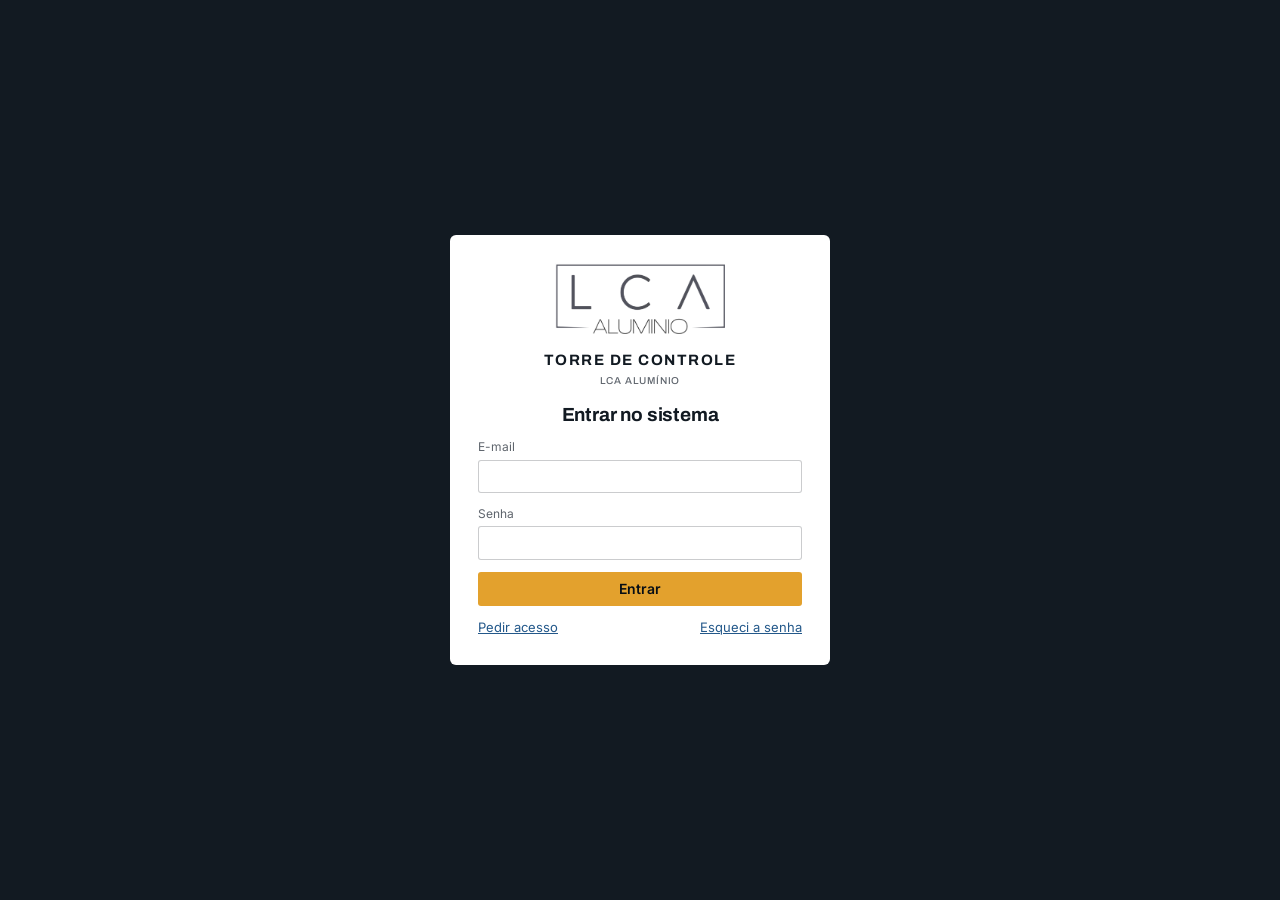
<file: index.html>
<!doctype html>
<html lang="pt-BR">
  <head>
    <meta charset="UTF-8" />
    <meta name="viewport" content="width=device-width, initial-scale=1" />
    <meta name="robots" content="noindex, nofollow" />
    <title>Torre de Controle</title>
    <link rel="icon" href="./favicon.png" />
    <link rel="preconnect" href="https://fonts.googleapis.com" />
    <link href="https://fonts.googleapis.com/css2?family=Archivo:wght@500;600;700&family=Inter:wght@400;500;600&display=swap" rel="stylesheet" />
    <script type="module" crossorigin src="./assets/index-27YmCThx.js"></script>
    <link rel="modulepreload" crossorigin href="./assets/rolldown-runtime-pP25SEvz.js">
    <link rel="modulepreload" crossorigin href="./assets/react-DAvzVsIh.js">
    <link rel="modulepreload" crossorigin href="./assets/mapa-C_QrXLdM.js">
    <link rel="modulepreload" crossorigin href="./assets/supabase-1yby8ldT.js">
    <link rel="stylesheet" crossorigin href="./assets/mapa-vh-t_kPv.css">
    <link rel="stylesheet" crossorigin href="./assets/index-BzJxBX2Z.css">
  </head>
  <body>
    <div id="root"></div>
  </body>
</html>
</file>
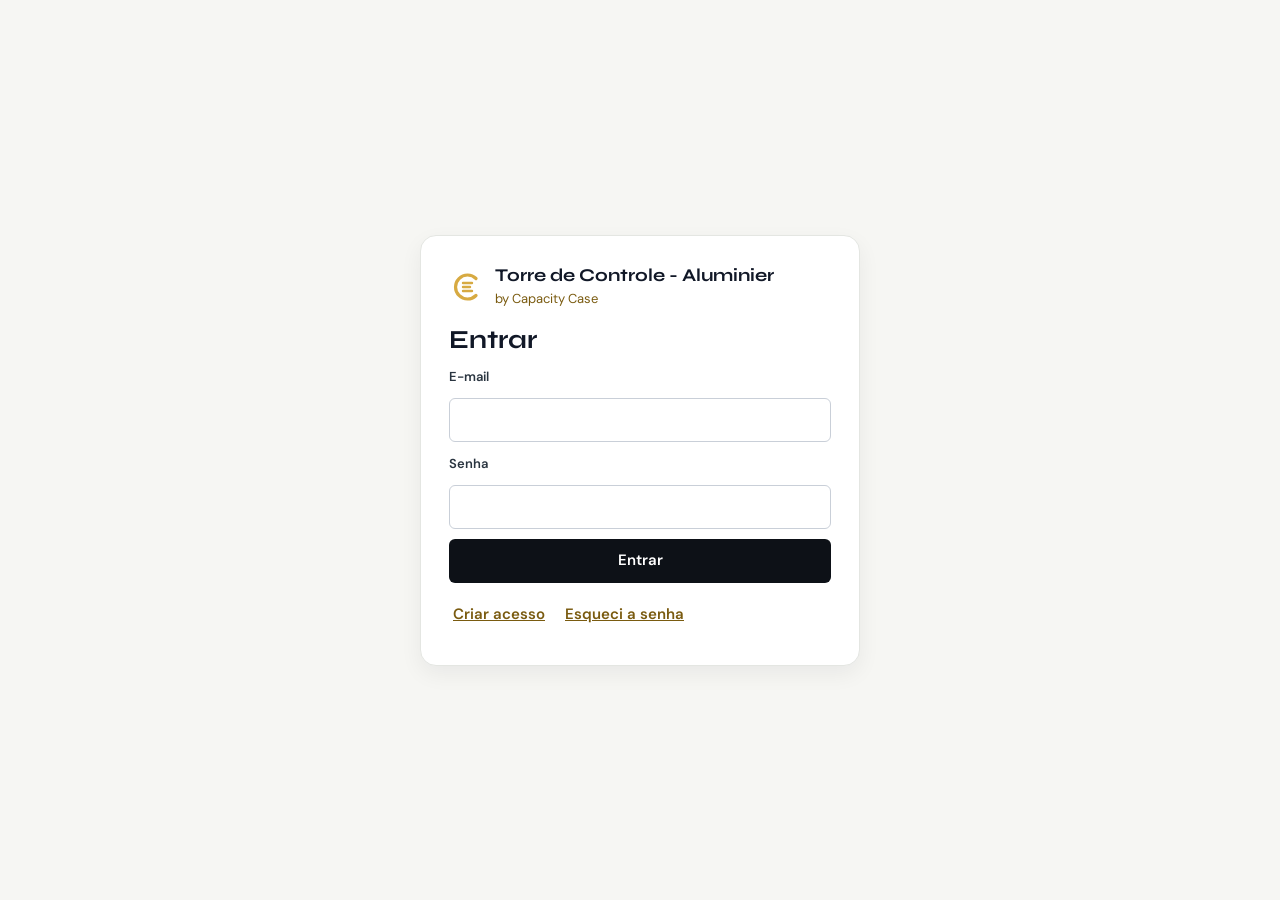
<file: aluminier/index.html>
<!doctype html>
<html lang="pt-BR">
<head>
<meta charset="utf-8">
<meta name="viewport" content="width=device-width, initial-scale=1">
<title>Torre de Controle - Aluminier</title>
<meta name="robots" content="noindex">
<link rel="preconnect" href="https://fonts.googleapis.com">
<link rel="stylesheet" href="https://fonts.googleapis.com/css2?family=Syne:wght@600;700;800&family=DM+Sans:opsz,wght@9..40,400;9..40,500;9..40,600&family=JetBrains+Mono:wght@500&display=swap">
<link rel="stylesheet" href="./estilo.css?v=20261125174846">
<script src="./vendor/supabase.js?v=20261125174846"></script>
</head>
<body>
<div id="app"><div class="centro">Carregando…</div></div>
<noscript>Este sistema precisa de JavaScript ligado.</noscript>
<script type="module" src="./app.js?v=20261125174846"></script>
</body>
</html>
</file>
<file: assets/mapa-vh-t_kPv.css>
.leaflet-pane,.leaflet-tile,.leaflet-marker-icon,.leaflet-marker-shadow,.leaflet-tile-container,.leaflet-pane>svg,.leaflet-pane>canvas,.leaflet-zoom-box,.leaflet-image-layer,.leaflet-layer{position:absolute;top:0;left:0}.leaflet-container{overflow:hidden}.leaflet-tile,.leaflet-marker-icon,.leaflet-marker-shadow{-webkit-user-select:none;user-select:none;-webkit-user-drag:none}.leaflet-tile::selection{background:0 0}.leaflet-safari .leaflet-tile{image-rendering:-webkit-optimize-contrast}.leaflet-safari .leaflet-tile-container{-webkit-transform-origin:0 0;width:1600px;height:1600px}.leaflet-marker-icon,.leaflet-marker-shadow{display:block}.leaflet-container .leaflet-overlay-pane svg{max-width:none!important;max-height:none!important}.leaflet-container .leaflet-marker-pane img,.leaflet-container .leaflet-shadow-pane img,.leaflet-container .leaflet-tile-pane img,.leaflet-container img.leaflet-image-layer,.leaflet-container .leaflet-tile{width:auto;padding:0;max-width:none!important;max-height:none!important}.leaflet-container img.leaflet-tile{mix-blend-mode:plus-lighter}.leaflet-container.leaflet-touch-zoom{-ms-touch-action:pan-x pan-y;touch-action:pan-x pan-y}.leaflet-container.leaflet-touch-drag{-ms-touch-action:pinch-zoom;touch-action:none;touch-action:pinch-zoom}.leaflet-container.leaflet-touch-drag.leaflet-touch-zoom{-ms-touch-action:none;touch-action:none}.leaflet-container{-webkit-tap-highlight-color:transparent}.leaflet-container a{-webkit-tap-highlight-color:#33b5e566}.leaflet-tile{filter:inherit;visibility:hidden}.leaflet-tile-loaded{visibility:inherit}.leaflet-zoom-box{box-sizing:border-box;z-index:800;width:0;height:0}.leaflet-overlay-pane svg{-moz-user-select:none}.leaflet-pane{z-index:400}.leaflet-tile-pane{z-index:200}.leaflet-overlay-pane{z-index:400}.leaflet-shadow-pane{z-index:500}.leaflet-marker-pane{z-index:600}.leaflet-tooltip-pane{z-index:650}.leaflet-popup-pane{z-index:700}.leaflet-map-pane canvas{z-index:100}.leaflet-map-pane svg{z-index:200}.leaflet-vml-shape{width:1px;height:1px}.lvml{behavior:url(#default#VML);display:inline-block;position:absolute}.leaflet-control{z-index:800;pointer-events:visiblePainted;pointer-events:auto;position:relative}.leaflet-top,.leaflet-bottom{z-index:1000;pointer-events:none;position:absolute}.leaflet-top{top:0}.leaflet-right{right:0}.leaflet-bottom{bottom:0}.leaflet-left{left:0}.leaflet-control{float:left;clear:both}.leaflet-right .leaflet-control{float:right}.leaflet-top .leaflet-control{margin-top:10px}.leaflet-bottom .leaflet-control{margin-bottom:10px}.leaflet-left .leaflet-control{margin-left:10px}.leaflet-right .leaflet-control{margin-right:10px}.leaflet-fade-anim .leaflet-popup{opacity:0;transition:opacity .2s linear}.leaflet-fade-anim .leaflet-map-pane .leaflet-popup{opacity:1}.leaflet-zoom-animated{transform-origin:0 0}svg.leaflet-zoom-animated{will-change:transform}.leaflet-zoom-anim .leaflet-zoom-animated{-webkit-transition:-webkit-transform .25s cubic-bezier(0,0,.25,1);-moz-transition:-moz-transform .25s cubic-bezier(0,0,.25,1);transition:transform .25s cubic-bezier(0,0,.25,1)}.leaflet-zoom-anim .leaflet-tile,.leaflet-pan-anim .leaflet-tile{transition:none}.leaflet-zoom-anim .leaflet-zoom-hide{visibility:hidden}.leaflet-interactive{cursor:pointer}.leaflet-grab{cursor:-webkit-grab;cursor:-moz-grab;cursor:grab}.leaflet-crosshair,.leaflet-crosshair .leaflet-interactive{cursor:crosshair}.leaflet-popup-pane,.leaflet-control{cursor:auto}.leaflet-dragging .leaflet-grab,.leaflet-dragging .leaflet-grab .leaflet-interactive,.leaflet-dragging .leaflet-marker-draggable{cursor:move;cursor:-webkit-grabbing;cursor:-moz-grabbing;cursor:grabbing}.leaflet-marker-icon,.leaflet-marker-shadow,.leaflet-image-layer,.leaflet-pane>svg path,.leaflet-tile-container{pointer-events:none}.leaflet-marker-icon.leaflet-interactive,.leaflet-image-layer.leaflet-interactive,.leaflet-pane>svg path.leaflet-interactive,svg.leaflet-image-layer.leaflet-interactive path{pointer-events:visiblePainted;pointer-events:auto}.leaflet-container{outline-offset:1px;background:#ddd}.leaflet-container a{color:#0078a8}.leaflet-zoom-box{background:#ffffff80;border:2px dotted #38f}.leaflet-container{font-family:Helvetica Neue,Arial,Helvetica,sans-serif;font-size:.75rem;line-height:1.5}.leaflet-bar{border-radius:4px;box-shadow:0 1px 5px #000000a6}.leaflet-bar a{text-align:center;color:#000;background-color:#fff;border-bottom:1px solid #ccc;width:26px;height:26px;line-height:26px;text-decoration:none;display:block}.leaflet-bar a,.leaflet-control-layers-toggle{background-position:50%;background-repeat:no-repeat;display:block}.leaflet-bar a:hover,.leaflet-bar a:focus{background-color:#f4f4f4}.leaflet-bar a:first-child{border-top-left-radius:4px;border-top-right-radius:4px}.leaflet-bar a:last-child{border-bottom:none;border-bottom-right-radius:4px;border-bottom-left-radius:4px}.leaflet-bar a.leaflet-disabled{cursor:default;color:#bbb;background-color:#f4f4f4}.leaflet-touch .leaflet-bar a{width:30px;height:30px;line-height:30px}.leaflet-touch .leaflet-bar a:first-child{border-top-left-radius:2px;border-top-right-radius:2px}.leaflet-touch .leaflet-bar a:last-child{border-bottom-right-radius:2px;border-bottom-left-radius:2px}.leaflet-control-zoom-in,.leaflet-control-zoom-out{text-indent:1px;font:700 18px Lucida Console,Monaco,monospace}.leaflet-touch .leaflet-control-zoom-in,.leaflet-touch .leaflet-control-zoom-out{font-size:22px}.leaflet-control-layers{background:#fff;border-radius:5px;box-shadow:0 1px 5px #0006}.leaflet-control-layers-toggle{background-image:url([data-uri]);width:36px;height:36px}.leaflet-retina .leaflet-control-layers-toggle{background-image:url([data-uri]);background-size:26px 26px}.leaflet-touch .leaflet-control-layers-toggle{width:44px;height:44px}.leaflet-control-layers .leaflet-control-layers-list,.leaflet-control-layers-expanded .leaflet-control-layers-toggle{display:none}.leaflet-control-layers-expanded .leaflet-control-layers-list{display:block;position:relative}.leaflet-control-layers-expanded{color:#333;background:#fff;padding:6px 10px 6px 6px}.leaflet-control-layers-scrollbar{padding-right:5px;overflow:hidden scroll}.leaflet-control-layers-selector{margin-top:2px;position:relative;top:1px}.leaflet-control-layers label{font-size:1.08333em;display:block}.leaflet-control-layers-separator{border-top:1px solid #ddd;height:0;margin:5px -10px 5px -6px}.leaflet-default-icon-path{background-image:url([data-uri])}.leaflet-container .leaflet-control-attribution{background:#fffc;margin:0}.leaflet-control-attribution,.leaflet-control-scale-line{color:#333;padding:0 5px;line-height:1.4}.leaflet-control-attribution a{text-decoration:none}.leaflet-control-attribution a:hover,.leaflet-control-attribution a:focus{text-decoration:underline}.leaflet-attribution-flag{width:1em;height:.6669em;vertical-align:baseline!important;display:inline!important}.leaflet-left .leaflet-control-scale{margin-left:5px}.leaflet-bottom .leaflet-control-scale{margin-bottom:5px}.leaflet-control-scale-line{white-space:nowrap;box-sizing:border-box;text-shadow:1px 1px #fff;background:#fffc;border:2px solid #777;border-top:none;padding:2px 5px 1px;line-height:1.1}.leaflet-control-scale-line:not(:first-child){border-top:2px solid #777;border-bottom:none;margin-top:-2px}.leaflet-control-scale-line:not(:first-child):not(:last-child){border-bottom:2px solid #777}.leaflet-touch .leaflet-control-attribution,.leaflet-touch .leaflet-control-layers,.leaflet-touch .leaflet-bar{box-shadow:none}.leaflet-touch .leaflet-control-layers,.leaflet-touch .leaflet-bar{background-clip:padding-box;border:2px solid #0003}.leaflet-popup{text-align:center;margin-bottom:20px;position:absolute}.leaflet-popup-content-wrapper{text-align:left;border-radius:12px;padding:1px}.leaflet-popup-content{min-height:1px;margin:13px 24px 13px 20px;font-size:1.08333em;line-height:1.3}.leaflet-popup-content p{margin:1.3em 0}.leaflet-popup-tip-container{pointer-events:none;width:40px;height:20px;margin-top:-1px;margin-left:-20px;position:absolute;left:50%;overflow:hidden}.leaflet-popup-tip{pointer-events:auto;width:17px;height:17px;margin:-10px auto 0;padding:1px;transform:rotate(45deg)}.leaflet-popup-content-wrapper,.leaflet-popup-tip{color:#333;background:#fff;box-shadow:0 3px 14px #0006}.leaflet-container a.leaflet-popup-close-button{text-align:center;color:#757575;background:0 0;border:none;width:24px;height:24px;font:16px/24px Tahoma,Verdana,sans-serif;text-decoration:none;position:absolute;top:0;right:0}.leaflet-container a.leaflet-popup-close-button:hover,.leaflet-container a.leaflet-popup-close-button:focus{color:#585858}.leaflet-popup-scrolled{overflow:auto}.leaflet-oldie .leaflet-popup-content-wrapper{-ms-zoom:1}.leaflet-oldie .leaflet-popup-tip{-ms-filter:"progid:DXImageTransform.Microsoft.Matrix(M11=0.70710678, M12=0.70710678, M21=-0.70710678, M22=0.70710678)";width:24px;filter:progid:DXImageTransform.Microsoft.Matrix(M11=.707107, M12=.707107, M21=-.707107, M22=.707107);margin:0 auto}.leaflet-oldie .leaflet-control-zoom,.leaflet-oldie .leaflet-control-layers,.leaflet-oldie .leaflet-popup-content-wrapper,.leaflet-oldie .leaflet-popup-tip{border:1px solid #999}.leaflet-div-icon{background:#fff;border:1px solid #666}.leaflet-tooltip{color:#222;white-space:nowrap;-webkit-user-select:none;user-select:none;pointer-events:none;background-color:#fff;border:1px solid #fff;border-radius:3px;padding:6px;position:absolute;box-shadow:0 1px 3px #0006}.leaflet-tooltip.leaflet-interactive{cursor:pointer;pointer-events:auto}.leaflet-tooltip-top:before,.leaflet-tooltip-bottom:before,.leaflet-tooltip-left:before,.leaflet-tooltip-right:before{pointer-events:none;content:"";background:0 0;border:6px solid #0000;position:absolute}.leaflet-tooltip-bottom{margin-top:6px}.leaflet-tooltip-top{margin-top:-6px}.leaflet-tooltip-bottom:before,.leaflet-tooltip-top:before{margin-left:-6px;left:50%}.leaflet-tooltip-top:before{border-top-color:#fff;margin-bottom:-12px;bottom:0}.leaflet-tooltip-bottom:before{border-bottom-color:#fff;margin-top:-12px;margin-left:-6px;top:0}.leaflet-tooltip-left{margin-left:-6px}.leaflet-tooltip-right{margin-left:6px}.leaflet-tooltip-left:before,.leaflet-tooltip-right:before{margin-top:-6px;top:50%}.leaflet-tooltip-left:before{border-left-color:#fff;margin-right:-12px;right:0}.leaflet-tooltip-right:before{border-right-color:#fff;margin-left:-12px;left:0}@media print{.leaflet-control{-webkit-print-color-adjust:exact;print-color-adjust:exact}}
</file>
<file: assets/index-BzJxBX2Z.css>
:root{--ink:oklch(21.3% .021 250);--ink-2:oklch(26.3% .021 250);--ink-3:oklch(16% .018 250);--paper:oklch(96.5% .005 95);--card:oklch(100% 0 0);--amber:oklch(75.5% .145 76);--amber-soft:oklch(83% .13 82);--amber-tint:oklch(95% .045 85);--on-ink:oklch(98.5% .002 250);--on-ink-muted:oklch(78% .012 250);--fg:oklch(21.3% .021 250);--muted:oklch(50.5% .014 250);--line:oklch(21.3% .021 250/.12);--line-strong:oklch(21.3% .021 250/.22);--secondary:oklch(93% .004 95);--good:oklch(55% .12 155);--bad:oklch(57.7% .2 27);--radius:3px;--font:Inter, ui-sans-serif, system-ui, sans-serif;--display:Archivo, ui-sans-serif, system-ui, sans-serif}*{box-sizing:border-box}html,body,#root{min-height:100%;margin:0}body{background:var(--paper);color:var(--fg);font:14px/1.45 var(--font)}button,input,select,textarea{font:inherit;color:inherit}a{color:oklch(45% .1 250)}.app{grid-template-columns:236px 1fr;min-height:100vh;display:grid}.lateral{background:var(--ink);color:var(--on-ink);flex-direction:column;gap:2px;height:100vh;padding:20px 12px;display:flex;position:sticky;top:0;overflow-y:auto}.lateral .logo{filter:brightness(0)invert();opacity:.92;width:160px;margin:2px 10px 6px}.lateral .tag{letter-spacing:.14em;text-transform:uppercase;color:var(--amber);margin:0 10px 14px;font-size:10.5px;font-weight:600}.lateral .tag small,.marca-sistema small{letter-spacing:.08em;margin-top:2px;font-size:10px;font-weight:500;display:block}.lateral .tag small{color:var(--on-ink-muted)}.marca-sistema{text-align:center;letter-spacing:.1em;text-transform:uppercase;color:var(--ink);font-family:Archivo,Inter,sans-serif;font-size:15px;font-weight:700}.marca-sistema small{color:var(--muted)}.lateral a{color:var(--on-ink-muted);border-radius:var(--radius);border-left:2px solid #0000;padding:7px 10px;font-size:13.5px;text-decoration:none;display:block}.lateral a:hover{background:var(--ink-2);color:var(--on-ink)}.lateral a.active{background:var(--ink-2);color:var(--on-ink);border-left-color:var(--amber)}.lateral .sec{letter-spacing:.12em;text-transform:uppercase;color:oklch(60% .012 250);margin:14px 10px 3px;font-size:10.5px}.lateral .rodape{color:oklch(65% .012 250);margin-top:auto;padding:12px 10px 0;font-size:12px}.lateral .rodape button{color:var(--on-ink-muted);border-radius:var(--radius);cursor:pointer;background:0 0;border:1px solid oklch(40% .02 250);margin-top:6px;padding:4px 10px}.btn.menu-movel{display:none}main.conteudo{min-width:0;padding:24px 30px 60px}.cab{flex-wrap:wrap;justify-content:space-between;align-items:flex-end;gap:16px;margin-bottom:18px;display:flex}.eyebrow{letter-spacing:.14em;text-transform:uppercase;color:oklch(55% .12 70);font-size:11px;font-weight:600}h1{font:700 25px/1.15 var(--display);letter-spacing:-.01em;margin:4px 0 0}h2{font:600 15px/1.2 var(--display);margin:0 0 12px}.sub{color:var(--muted);margin-top:4px}.barra{flex-wrap:wrap;align-items:center;gap:8px;display:flex}.aviso{background:var(--amber-tint);border:1px solid var(--amber-soft);border-radius:var(--radius);margin-bottom:16px;padding:10px 14px}.aviso.erro{background:oklch(95% .04 27);border-color:oklch(80% .1 27)}.aviso.info{background:var(--secondary);border-color:var(--line-strong)}.carregando{color:var(--muted);text-align:center;padding:24px}.kpis{grid-template-columns:repeat(auto-fit,minmax(165px,1fr));gap:12px;margin-bottom:16px;display:grid}.kpi{background:var(--card);border:1px solid var(--line);border-radius:var(--radius);padding:13px 15px}.kpi .l{color:var(--muted);font-size:12px}.kpi .v{font:700 22px/1.1 var(--display);font-variant-numeric:tabular-nums;margin-top:6px}.kpi .v small{font:500 12.5px var(--font);color:var(--muted);margin-left:3px}.kpi .d{color:var(--muted);margin-top:4px;font-size:12px}.kpi.hl{border-top:3px solid var(--amber)}.grade2{grid-template-columns:1.3fr 1fr;gap:14px;margin-bottom:14px;display:grid}.cartao{background:var(--card);border:1px solid var(--line);border-radius:var(--radius);min-width:0;margin-bottom:14px;padding:15px 17px}.tbl{overflow-x:auto}table{border-collapse:collapse;width:100%;font-size:13px}th{text-align:left;color:var(--muted);text-transform:uppercase;letter-spacing:.04em;border-bottom:1px solid var(--line-strong);white-space:nowrap;padding:7px 9px;font-size:11px;font-weight:600}td{border-bottom:1px solid var(--line);white-space:nowrap;padding:7px 9px}td.n,th.n{text-align:right;font-variant-numeric:tabular-nums}tbody tr.clicavel{cursor:pointer}tbody tr:hover td{background:oklch(98% .004 95)}tfoot td{border-top:1px solid var(--line-strong);font-weight:600}.tbl-compacta th,.tbl-compacta td{padding:6px}.tbl-compacta td:first-child{white-space:normal;min-width:100px}.tbl-custo td:first-child{white-space:normal}.tbl-custo td:last-child{white-space:nowrap;width:1%}td .quebra{white-space:normal;min-width:160px;max-width:280px;display:inline-block}.vazio{color:var(--muted);text-align:center;padding:22px}.pill{background:var(--secondary);border-radius:99px;padding:1px 8px;font-size:11.5px;font-weight:600;display:inline-block}.pill.ok{color:oklch(38% .1 155);background:oklch(93% .05 155)}.pill.no{color:oklch(45% .17 27);background:oklch(93% .05 27)}.pill.warn{background:var(--amber-tint);color:oklch(45% .1 70)}.btn{background:var(--amber);color:var(--ink-3);border-radius:var(--radius);cursor:pointer;border:0;padding:7px 14px;font-weight:600;text-decoration:none;display:inline-block}.btn:hover{background:var(--amber-soft)}.btn:disabled{opacity:.5;cursor:not-allowed}.btn.fantasma{border:1px solid var(--line-strong);color:var(--fg);background:0 0;font-weight:500}.btn.fantasma:hover{background:var(--secondary)}.btn.perigo{color:var(--bad);background:0 0;border:1px solid oklch(80% .1 27)}.btn.peq{padding:4px 9px;font-size:12.5px}.form{grid-template-columns:repeat(auto-fit,minmax(170px,1fr));align-items:end;gap:10px 12px;display:grid}.form .largo{grid-column:1/-1}label.campo{color:var(--muted);flex-direction:column;gap:4px;font-size:12px;display:flex}label.campo.marca{color:var(--fg);flex-direction:row;align-items:center;gap:6px}input,select,textarea{background:var(--card);border:1px solid var(--line-strong);border-radius:var(--radius);min-width:0;padding:7px 9px}input:focus,select:focus,textarea:focus{outline:2px solid var(--amber);outline-offset:-1px}input[aria-invalid=true]{border-color:var(--bad)}textarea{width:100%;min-height:80px}.erro-campo{color:var(--bad);font-size:11.5px}.abas{border-bottom:1px solid var(--line-strong);flex-wrap:wrap;gap:2px;margin-bottom:12px;display:flex}.abas button{cursor:pointer;color:var(--muted);background:0 0;border:0;border-bottom:2px solid #0000;margin-bottom:-1px;padding:8px 14px}.abas button.on{color:var(--fg);border-bottom-color:var(--amber);font-weight:600}.seg{border:1px solid var(--line-strong);border-radius:var(--radius);display:inline-flex;overflow:hidden}.seg button{background:var(--card);cursor:pointer;border:0;padding:6px 12px;font-size:13px}.seg button.on{background:var(--ink);color:var(--on-ink)}.toast{background:var(--ink);color:var(--on-ink);border-radius:var(--radius);border-left:3px solid var(--amber);z-index:50;max-width:420px;padding:10px 16px;position:fixed;bottom:18px;right:80px}.toast.erro{border-left-color:var(--bad)}.acomp-fab{z-index:60;background:var(--amber);cursor:pointer;border:0;border-radius:50%;width:48px;height:48px;font-size:22px;position:fixed;bottom:18px;right:18px;box-shadow:0 4px 14px oklch(0% 0 0/.25)}.acomp-fab:hover{transform:scale(1.06)}.acomp{z-index:60;background:var(--card);border:1px solid var(--line-strong);border-top:3px solid var(--amber);border-radius:var(--radius);width:min(360px,100vw - 32px);padding:14px 16px 12px;animation:.25s ease-out acomp-entra;position:fixed;bottom:18px;right:18px;box-shadow:0 10px 30px oklch(0% 0 0/.22)}@keyframes acomp-entra{0%{opacity:0;transform:translateY(12px)}to{opacity:1;transform:none}}.acomp-x{color:var(--muted);cursor:pointer;background:0 0;border:0;font-size:15px;position:absolute;top:6px;right:8px}.acomp-pergunta{margin:0 18px 10px 0;font-weight:600;line-height:1.35}.acomp-ok{margin:4px 0;font-weight:600}.acomp-botoes{flex-wrap:wrap;align-items:center;gap:8px;display:flex}.acomp-tipos{flex-wrap:wrap;gap:6px;margin-bottom:8px;display:flex}.acomp-tipos .chip{padding:3px 10px;font-size:12px}.acomp textarea{box-sizing:border-box;width:100%;font:inherit;margin-bottom:8px}.acomp-print{align-items:center;gap:8px;min-height:30px;margin-bottom:10px;display:flex}.acomp-print img{object-fit:cover;object-position:top left;border:1px solid var(--line-strong);border-radius:4px;width:72px;height:46px}.acomp-print .sub{flex:1;margin:0;font-size:12px}.explica-balao{border-left:3px solid var(--amber);grid-template-columns:1fr 300px;align-items:center;gap:24px;display:grid}.explica-balao h2{margin:2px 0 8px}.explica-balao ul{margin:6px 0 8px;padding-left:18px}.explica-balao li{margin:3px 0}.explica-balao .eyebrow{text-transform:uppercase;letter-spacing:.08em;color:var(--amber);font-size:11px;font-weight:700}.explica-exemplo{background:var(--paper);border-radius:var(--radius);min-height:190px;position:relative}.acomp.acomp-exemplo{width:260px;padding:12px 14px;animation:none;position:absolute;bottom:64px;right:12px;box-shadow:0 6px 18px oklch(0% 0 0/.15)}.acomp-exemplo .acomp-pergunta{margin-right:0;font-size:13px}.acomp-fab.acomp-exemplo-fab{cursor:default;place-items:center;display:grid;position:absolute;bottom:10px;right:12px}.explica-linha{margin:0 0 12px}.correcao{background:var(--card);margin:8px 0}.correcao-elementos{grid-template-columns:repeat(auto-fill,minmax(110px,1fr));gap:10px;margin-top:10px;display:grid}.correcao-elementos input{font-size:17px}.correcao-passo{border-top:1px solid var(--line);padding:8px 0}.correcao-cab{flex-wrap:wrap;align-items:center;gap:12px;display:flex}.correcao-cab>b{min-width:28px;font-size:16px}.correcao-passo ul{margin:6px 0 0;padding-left:20px}.correcao-materiais{grid-template-columns:repeat(auto-fill,minmax(190px,1fr));gap:8px;margin-top:8px;display:grid}button.link{color:inherit;cursor:pointer;font:inherit;background:0 0;border:0;padding:0;text-decoration:underline}@media (width<=900px){.explica-balao{grid-template-columns:1fr}.explica-exemplo{display:none}}.login{background:var(--ink);place-items:center;min-height:100vh;padding:16px;display:grid}.login form{background:var(--card);border-radius:6px;gap:12px;width:min(380px,100%);padding:28px;display:grid}.login img{justify-self:center;width:170px;margin-bottom:4px}.login .troca{color:oklch(45% .1 250);cursor:pointer;background:0 0;border:0;padding:0;text-decoration:underline}.mapa{border-radius:var(--radius);height:460px}.banner-demo{background:var(--ink);color:var(--amber);text-align:center;letter-spacing:.05em;padding:4px;font-size:12px}.banner-versao{z-index:50;background:var(--amber);color:var(--ink);text-align:center;padding:8px 16px;font-size:13.5px;font-weight:600;position:sticky;top:0}.banner-versao button{background:var(--ink);color:#fff;cursor:pointer;border:0;border-radius:6px;margin-left:8px;padding:5px 14px;font-weight:700}.so-impressao{display:none}@media print{.lateral,.cab .barra,.nao-imprimir,.banner-demo,.banner-versao,.toast{display:none!important}.app{display:block}main.conteudo{padding:0}body{background:#fff}.so-impressao{display:block}.cartao{border:0;padding:0}.documento{font-size:12px}.documento.certificado{border:0;max-width:none;padding:0}}@page certificado{size:A4 landscape;margin:10mm}.documento.certificado{page:certificado}.certificado .cert-bloco{margin-top:12px}.certificado h4{margin:0 0 4px;font-size:13px}@media screen{.documento.certificado{width:277mm;max-width:100%;min-height:190mm;padding:10mm;box-shadow:0 1px 6px #0000001f}}.certificado table{border-collapse:collapse;table-layout:fixed;width:100%}.certificado table th,.certificado table td{text-align:center;border:1px solid #ccc;padding:2px 6px;font-size:11px;overflow:hidden}.certificado table .cert-lote{width:14mm}.certificado table .cert-data{width:20mm}.certificado .cert-faixa td:first-child{text-align:left}.certificado .cert-faixa,.certificado .cert-faixa td{color:#444;background:#f2f2f2;font-weight:400}.certificado thead{display:table-header-group}.certificado tbody tr{break-inside:avoid}.certificado th.c{text-align:center}.documento.extrato{max-width:none}.documento.extrato table{border-collapse:collapse;width:100%}.documento.extrato th,.documento.extrato td{border-bottom:1px solid var(--line);padding:3px 6px;font-size:12px}@media print{.documento.extrato{border:0;padding:0}.documento.extrato a{color:inherit;text-decoration:none}}.documento{border:1px solid var(--line);background:#fff;max-width:820px;padding:26px 30px}.documento .doc-cab{border-bottom:2px solid var(--ink);justify-content:space-between;align-items:center;margin-bottom:14px;padding-bottom:10px;display:flex}.documento .doc-cab img{height:46px}.documento h3{font:700 17px var(--display);margin:0}.documento table td,.documento table th{white-space:normal}.etiqueta{box-sizing:border-box;color:#000;page-break-inside:avoid;background:#fff;border:2px solid #000;width:75mm;height:50mm;margin-bottom:12px;padding:3mm;font-size:12.5px;line-height:1.3;overflow:hidden}.etiqueta .cod{font:700 30px/1 var(--display);letter-spacing:.03em}.etiqueta b{font-weight:700}.etiqueta .et-linha{white-space:nowrap;text-overflow:ellipsis;overflow:hidden}@media print{.etiqueta{break-after:page;border-width:1.5px;margin:0}.etiqueta:last-child{break-after:auto}.etiqueta,.etiqueta *{color:#000!important}}.chips{flex-wrap:wrap;gap:6px;margin-bottom:14px;display:flex}.chip{background:var(--card);border:1px solid var(--line-strong);cursor:pointer;color:var(--fg);border-radius:999px;padding:5px 12px;font-size:13px}.chip b{color:var(--muted);margin-left:4px;font-weight:600}.chip.on{background:var(--ink);border-color:var(--ink);color:var(--on-ink)}.chip.on b{color:var(--amber)}.lt{overflow-x:auto}.lt-legenda{color:var(--muted);flex-wrap:wrap;gap:14px;margin-bottom:10px;font-size:12px;display:flex}.lt-legenda i{vertical-align:-1px;border-radius:2px;width:10px;height:10px;margin-right:5px;display:inline-block}.lt-grade{min-width:860px}.lt-ficha{min-width:760px}.lt-linha{border-bottom:1px solid var(--line);grid-template-columns:230px repeat(12,1fr) 84px;align-items:stretch;min-height:44px;display:grid}.lt-ficha .lt-linha{grid-template-columns:repeat(24,1fr)}.lt-linha.clicavel{cursor:pointer}.lt-linha.clicavel:hover{background:var(--amber-tint)}.lt-linha.alta{min-height:120px}.lt-cab{border-bottom:1px solid var(--line-strong);min-height:0}.lt-resumo{background:var(--secondary);min-height:64px}.lt-nome{flex-direction:column;justify-content:center;min-width:0;padding:6px 10px 6px 0;display:flex}.lt-nome b{text-overflow:ellipsis;white-space:nowrap;overflow:hidden}.lt-nome small{color:var(--muted);font-size:11.5px}.lt-mes{color:var(--muted);text-align:center;text-transform:uppercase;letter-spacing:.03em;padding:6px 0;font-size:11px}.lt-mes.atual{color:var(--fg);font-weight:700}.lt-fim{color:var(--muted);justify-content:flex-end;align-items:center;padding-right:6px;font-size:12px;display:flex}.lt-cmes{border-left:1px solid var(--line);flex-direction:column;padding:4px 3px;display:flex}.lt-cmes small{color:var(--muted);text-align:center;font-size:10.5px;line-height:1.2}.lt-cel{flex:1;justify-content:center;align-items:flex-end;display:flex;position:relative}.lt-pilha{border-radius:2px 2px 0 0;flex-direction:column-reverse;width:70%;max-width:26px;display:flex;overflow:hidden}.lt-pilha span{min-height:2px;display:block}.lt-carga{background:var(--good);border:1px solid var(--card);border-radius:50%;width:7px;height:7px;display:inline-block;position:absolute;top:1px;right:2px}.visoes{border-bottom:1px solid var(--line-strong);gap:2px;margin:-4px 0 16px;display:flex;overflow-x:auto}.visoes button{color:var(--muted);cursor:pointer;white-space:nowrap;background:0 0;border:0;border-bottom:2px solid #0000;padding:9px 14px;font-weight:600}.visoes button.on{color:var(--fg);border-bottom-color:var(--amber)}.lados{border:1px solid var(--line-strong);border-radius:10px;flex-wrap:wrap;gap:0;margin:0 0 10px;display:inline-flex;overflow:hidden}.lados button{border:0;border-right:1px solid var(--line-strong);color:var(--muted);cursor:pointer;background:0 0;padding:8px 14px;font-weight:600}.lados button:last-child{border-right:0}.lados button.on{background:var(--ink);color:var(--on-ink)}.lados button.on b{color:var(--amber)}.lados button b{margin-left:4px;font-weight:700}.lt-contato{background:var(--amber);border-radius:50%;width:6px;height:6px;margin:2px auto 0;display:block}.etapa{white-space:nowrap;border:1px solid;border-radius:999px;padding:2px 8px;font-size:11px;font-weight:600}.rd{text-transform:uppercase;letter-spacing:.04em;border-radius:2px;margin-right:5px;padding:0 4px;font-size:10px;font-weight:700}.rd.r{color:var(--good);background:oklch(93% .05 155)}.rd.i{background:var(--secondary);color:var(--muted)}.rd.d{background:var(--amber-tint);color:oklch(45% .1 70)}.pontinhos .pt-grupo{margin-bottom:10px}.pt-tit{align-items:center;gap:6px;margin-bottom:8px;font-weight:600;display:flex}.pt-tit i{border-radius:50%;width:10px;height:10px;display:inline-block}.pt-tit b{color:var(--muted);font-weight:600}.pt-pontos{flex-wrap:wrap;align-items:center;gap:5px;display:flex}.pt{cursor:pointer;border:2px solid;border-radius:50%;padding:0}.pt:hover{outline:2px solid var(--ink);outline-offset:1px}.campo-ficha{border-bottom:1px solid var(--line);grid-template-columns:110px 1fr;gap:8px;padding:5px 0;font-size:13px;display:grid}.campo-ficha span{color:var(--muted)}.campo-ficha b{white-space:pre-wrap;overflow-wrap:anywhere;font-weight:500}.fx{--fx-esq:270px;position:relative;overflow-x:auto}.fx-legenda{color:var(--muted);flex-wrap:wrap;gap:12px;margin-bottom:10px;font-size:12px;display:flex}.fx-legenda i{vertical-align:-1px;border-radius:2px;width:12px;height:10px;margin-right:5px;display:inline-block}.fx-grade{min-width:980px;position:relative}.fx-linha{grid-template-columns:var(--fx-esq) 1fr;border-bottom:1px solid var(--line);display:grid}.fx-esq{background:var(--card);z-index:2;min-width:0;padding:6px 10px 6px 0;position:sticky;left:0}.fx-dir{min-height:26px;position:relative}.fx-cab .fx-dir{height:34px}.fx-dia{text-align:center;height:100%;color:var(--fg);border-left:1px solid var(--line);padding-top:3px;font-size:11px;font-weight:600;line-height:1.1;position:absolute;top:0}.fx-dia small{color:var(--muted);font-size:9.5px;font-weight:400;display:block}.fx-dia.fds{background:var(--secondary)}.fx-dia.hoje{color:var(--bad)}.fx-resumo{background:var(--secondary)}.fx-resumo .fx-esq{background:var(--secondary);align-items:center;gap:6px;padding:3px 10px 3px 0;font-size:12px;display:flex}.fx-resumo .fx-esq i{border-radius:2px;width:10px;height:10px;display:inline-block}.fx-res .fx-dir{min-height:22px}.fx-num{height:18px;color:var(--fg);cursor:pointer;background:0 0;border:0;padding:0;font-size:11px;font-weight:600;position:absolute;top:2px}.fx-num:hover,.fx-num.on{background:var(--amber-tint);outline:1px solid var(--amber)}.fx-lote{cursor:pointer}.fx-lote:hover .fx-esq,.fx-lote:hover{background:var(--amber-tint)}.fx-lote .fx-dir{min-height:64px}.fx-esq small{color:var(--muted)}.fx-sit{margin-top:3px}.fx-sinais{flex-wrap:wrap;gap:3px;margin-top:3px;display:flex}.sn{border-radius:2px;padding:0 5px;font-size:10.5px;font-weight:600}.sn.a{background:var(--amber-tint);color:oklch(45% .1 70)}.sn.b{color:var(--bad);background:oklch(95% .04 27)}.sn.c{background:var(--line);color:var(--muted,#666)}.fx-acao{color:var(--fg);margin-top:3px;font-size:12px;font-weight:500}.fx-fds{background:var(--secondary);opacity:.6;position:absolute;top:0;bottom:0}.fx-seg{color:#fff;white-space:nowrap;box-sizing:border-box;border-radius:3px;height:18px;padding:2px 4px;font-size:10.5px;font-weight:600;position:absolute;top:12px;overflow:hidden}.fx-seg.baixo{opacity:.9;height:16px;top:36px}.mk.expedicao{top:39px}.fx-seg.aberto{border-right:3px dashed #fff}.listra{background-image:repeating-linear-gradient(45deg,#ffffff59 0 5px,#0000 5px 10px)!important}.mk{z-index:1;border:1px solid #fff;width:9px;height:9px;display:inline-block;position:absolute;top:4px;transform:translate(-50%)rotate(45deg)}.fx-legenda .mk{margin-right:6px;position:relative;top:0;transform:rotate(45deg)}.mk.analise{background:#5b4bb7}.mk.liberacao{background:var(--good);border-radius:50%}.mk.expedicao{background:var(--ink)}.fx-agora{border-left:2px solid var(--bad);z-index:3;pointer-events:none;width:0;position:absolute;top:0;bottom:0}.fx-agora span{color:var(--bad);background:var(--card);padding:0 3px;font-size:10px;font-weight:700;position:absolute;top:-2px;left:3px}.chip.alerta b{color:var(--bad)}.chip .x{color:inherit;cursor:pointer;background:0 0;border:0;margin-left:4px}.info-ico{color:var(--muted);cursor:help}.fases-passos{grid-template-columns:repeat(4,1fr);gap:10px;display:grid}.fp{align-items:flex-start;gap:8px;display:flex}.fp small{color:var(--muted);font-size:11.5px;display:block}.fp-n{background:var(--secondary);color:#fff;border-radius:50%;flex:none;justify-content:center;align-items:center;width:24px;height:24px;font-weight:700;display:flex}.fp.pendente .fp-n{color:var(--muted)}.fp.andamento b{color:var(--amber)}.barra.ocupado .btn{pointer-events:none;opacity:.6}.contador{background:var(--bad);color:#fff;text-align:center;border-radius:9px;min-width:18px;margin-left:6px;padding:0 5px;font-size:11px;font-weight:700;line-height:18px;display:inline-block}.lateral .btn-sugestao{border-radius:var(--radius);background:var(--amber);color:var(--ink-3);text-align:center;border-left:0;margin:10px 10px 6px;padding:9px 12px;font-weight:700;text-decoration:none;display:block}.lateral .btn-sugestao:hover,.lateral .btn-sugestao.active{background:var(--amber-soft);color:var(--ink-3)}.sg-arquivos{flex-wrap:wrap;gap:8px;margin-top:8px;display:flex}.sg-arq{border:1px solid var(--line-strong);border-radius:var(--radius);color:var(--fg);background:var(--card);align-items:center;gap:6px;padding:4px 8px;font-size:12.5px;text-decoration:none;display:inline-flex}.sg-arq img{object-fit:cover;border-radius:2px;max-width:90px;height:48px}.sg-arq button{cursor:pointer;color:var(--muted);background:0 0;border:0}.btn.gravando{border-color:var(--bad);color:var(--bad)}.sg-cartao{border-left:3px solid var(--amber)}.pr-linha{border-bottom:1px solid var(--line);grid-template-columns:28px 1fr auto;align-items:start;gap:10px;padding:10px 0;display:grid}.pr-linha.feito{opacity:.55}.pr-n{background:var(--secondary);border-radius:50%;justify-content:center;align-items:center;width:24px;height:24px;font-size:12px;font-weight:700;display:flex}.pr-porque{color:var(--fg);margin-top:3px;font-size:12.5px}.pr-acao{margin-top:3px;font-size:12px}.pr-botoes{flex-wrap:wrap;justify-content:flex-end;align-items:center;gap:6px;display:flex}.pr-pontos{color:var(--muted);border:1px solid var(--line-strong);border-radius:9px;padding:0 6px;font-size:11px}.pr-form{background:var(--secondary);border-radius:var(--radius);grid-column:2/-1;padding:10px}@media (width<=700px){.pr-linha{grid-template-columns:24px 1fr}.pr-botoes{grid-column:2;justify-content:flex-start}}@media (width<=900px){.fx{--fx-esq:170px}.fases-passos{grid-template-columns:1fr 1fr}.app{grid-template-columns:1fr}.lateral{z-index:40;width:250px;transition:transform .2s;position:fixed;transform:translate(-100%)}.lateral.aberta{transform:none}.btn.menu-movel{z-index:41;background:var(--card);display:inline-block;position:fixed;top:10px;left:10px}main.conteudo{padding:56px 16px 40px}.grade2{grid-template-columns:1fr}.lt-linha{grid-template-columns:150px repeat(12,1fr) 70px}}.novidades-fundo{z-index:80;background:oklch(0% 0 0/.45);justify-content:center;align-items:center;padding:16px;display:flex;position:fixed;inset:0}.novidades{background:var(--card);border-top:4px solid var(--amber);border-radius:var(--radius);width:min(620px,100%);max-height:calc(100vh - 32px);padding:20px 22px;overflow:auto;box-shadow:0 14px 40px oklch(0% 0 0/.3)}.novidades h2{margin:0 0 4px}.novidades ul{gap:8px;margin:12px 0;padding:0;list-style:none;display:grid}.novidade{text-align:left;background:var(--paper);border:1px solid var(--line);border-radius:var(--radius);cursor:pointer;width:100%;color:var(--fg);font:inherit;padding:10px 12px;line-height:1.4}.novidade:hover{border-color:var(--amber)}.novidade.lembrete{border:2px solid var(--amber);background:var(--card)}.novidade small{color:var(--muted);margin-left:6px}.novidade span{color:var(--muted);font-size:13px}@media print{.novidades-fundo{display:none!important}}.caca-topo{border-left:4px solid var(--amber);flex-wrap:wrap;align-items:center;gap:18px;display:flex}.caca-ganho{flex:320px;margin:0;font-size:15px;line-height:1.45}.caca-meta{flex:0 260px}.caca-barra{background:var(--line);border-radius:99px;height:8px;margin:4px 0;overflow:hidden}.caca-barra i{background:var(--amber);height:100%;display:block}.caca-lista{gap:10px;display:grid}.caca-card{grid-template-columns:1fr auto;gap:8px 16px;margin:0;display:grid}.caca-quem b{font-size:16px}.caca-prox{margin-top:2px}.caca-falar{flex-wrap:wrap;justify-content:flex-end;align-items:flex-start;gap:8px;display:flex}.caca-como{border-top:1px dashed var(--line);flex-wrap:wrap;grid-column:1/-1;align-items:center;gap:6px;padding-top:8px;display:flex}.caca-res{border:1px solid var(--line-strong);background:var(--paper);color:var(--fg);font:inherit;cursor:pointer;border-radius:999px;padding:6px 12px;font-size:13px}.caca-res.ok:hover{border-color:var(--ok,#2f855a)}.caca-res.nao:hover{border-color:var(--bad)}@media (width<=700px){.caca-card{grid-template-columns:1fr}.caca-falar{justify-content:flex-start}}.cartao.baixa{border-left:4px solid var(--amber)}.fluxo-contas{grid-template-columns:repeat(auto-fill,minmax(150px,1fr));gap:10px;margin-top:10px;display:grid}.fluxo-conta{border:1px solid var(--line);border-radius:var(--radius);background:var(--paper);flex-direction:column;gap:2px;padding:8px 10px;display:flex}.fluxo-conta input{text-align:right;width:100%}.fluxo-col-barra{width:28%;min-width:120px}.fluxo-barras{gap:3px;display:grid}.fluxo-barras i{border-radius:4px;min-width:0;height:7px;display:block}.fluxo-barras i.ent{background:var(--ok,#2f855a)}.fluxo-barras i.sai{background:var(--bad)}.fluxo-ignorado td{opacity:.5}.fluxo-itens{background:var(--paper)}.fluxo-itens table{width:100%}@media (width<=700px){.fluxo-col-barra{display:none}}.bipe-retorno{color:#fff;border-radius:10px;flex-wrap:wrap;flex-basis:100%;align-items:baseline;gap:4px 14px;padding:14px 16px;font-size:20px;font-weight:700;display:flex}.bipe-retorno span{opacity:.9;font-size:14px;font-weight:500}.bipe-retorno.ok{background:#2f855a}.bipe-retorno.erro{background:#c53030}.contador.conferir{background:var(--amber);color:var(--ink)}.retorno-tela{gap:8px;margin:0 0 14px;display:grid}.retorno-card{border:1px solid var(--amber);background:var(--amber-tint);border-radius:10px;padding:10px 14px}.retorno-card.pedido{border-left:4px solid var(--amber)}.retorno-cab{font-size:13.5px}.retorno-texto{white-space:pre-wrap;-webkit-line-clamp:3;-webkit-box-orient:vertical;margin:4px 0 0;display:-webkit-box;overflow:hidden}.retorno-resp{white-space:pre-wrap;margin:4px 0 0}.retorno-lista{margin:4px 0 0;padding-left:18px}.retorno-admin{text-align:right;margin:0;font-size:13px}.nf-soltar{border:2px dashed var(--line-strong);text-align:center;color:var(--muted);padding:18px}.nf-soltar.on{border-color:var(--amber);background:var(--amber-tint);color:var(--fg)}.nf-detalhe{background:var(--secondary)}.nf-detalhe table{width:100%;font-size:12.5px}.aviso-piloto{border:1px solid var(--bad);border-left:5px solid var(--bad);background:color-mix(in oklch, var(--bad) 7%, transparent);border-radius:10px;margin:0 0 14px;padding:10px 14px;font-size:13.5px}.nf-pend{margin:0;padding-left:4px;list-style:none}.nf-pend li{margin:3px 0;font-size:13px}.nf-pend li.bloqueia{color:var(--bad)}.nf-acoes{border-bottom:1px solid var(--line);margin-bottom:10px}.regra-fiscal{border-top:1px solid var(--line);padding:10px 0}.danfe{font-size:12.5px;position:relative;overflow:hidden}.danfe table{width:100%}.danfe-marca{color:var(--bad);opacity:.12;white-space:nowrap;pointer-events:none;font-size:46px;font-weight:800;position:absolute;top:42%;left:50%;transform:translate(-50%,-50%)rotate(-18deg)}.danfe-cab{border-bottom:1px solid var(--line-strong);justify-content:space-between;gap:12px;margin-bottom:8px;padding-bottom:8px;display:flex}.danfe-bloco{margin:8px 0}.danfe-totais{border-top:1px solid var(--line-strong);flex-wrap:wrap;gap:6px 16px;margin-top:8px;padding-top:8px;display:flex}.danfe-total{margin-left:auto;font-size:14px}.apresentacao h2{margin:22px 0 10px}.apresentacao ul{margin:6px 0 0;padding-left:18px}.apresentacao li{margin:3px 0}.ap-topo h1{font:700 26px/1.2 var(--display);margin:6px 0 8px}.ap-grade{grid-template-columns:repeat(auto-fit,minmax(240px,1fr));gap:12px;display:grid}.ap-grade h3{margin:0 0 4px}.ap-fluxo{grid-template-columns:repeat(auto-fit,minmax(180px,1fr));gap:12px;display:grid}.ap-fluxo .cartao{border-top:3px solid var(--amber);flex-direction:column;gap:4px;display:flex}.ap-metodo{background:var(--amber-tint);margin-top:18px}.ap-rodape{color:var(--muted);flex-wrap:wrap;justify-content:space-between;gap:8px;margin:16px 0 8px;font-size:12px;display:flex}.plat-cab{background:var(--ink);color:var(--on-ink);flex-wrap:wrap;justify-content:space-between;align-items:center;gap:12px;padding:14px 24px;display:flex}.plat-cab b{font:700 19px var(--display)}.plat-cab small{color:var(--on-ink-muted);font-size:12px;display:block}.plat-cab .btn.fantasma{color:var(--on-ink);border-color:var(--on-ink-muted)}.plat{padding:20px 24px 60px}.plat h2{margin:24px 0 10px}.plat tr.clica{cursor:pointer}.plat tr.clica:hover{background:var(--amber-tint)}.plat-mods{flex-wrap:wrap;gap:8px 18px;display:flex}@media (width<=600px){.plat{padding:14px 16px 40px}.plat-cab{padding:12px 16px}}.contrato-pagina article{font:15px/1.6 Georgia,Times New Roman,serif}.contrato-pagina article h2{font:700 21px/1.3 var(--display);margin:0 0 2px}.contrato-pagina article h3{font:700 15px/1.4 var(--font);margin:18px 0 6px}.contrato-pagina article p{text-align:justify;margin:0 0 8px}.contrato-pagina article table{border-collapse:collapse;width:100%;font:14px var(--font);margin:10px 0 14px}.contrato-pagina article th{text-align:left;width:160px;color:var(--muted);border-bottom:1px solid var(--line);vertical-align:top;padding:5px 8px}.contrato-pagina article td{border-bottom:1px solid var(--line);padding:5px 8px}.contrato-texto{border:1px solid var(--line);background:#fff;width:100%;min-height:200px;padding:16px;display:block}.convite-cab{border-bottom:1px solid var(--line);flex-wrap:wrap;align-items:center;gap:16px;margin-bottom:16px;padding:12px 0 16px;display:flex}.convite-cab img{object-fit:contain;max-width:220px;max-height:56px}.convite-cab small{color:var(--muted);font-size:12px;display:block}.convite-passos{flex-wrap:wrap;gap:8px;margin:0 0 12px;padding:0;list-style:none;display:flex}.convite-passos li{background:var(--secondary);border-radius:99px;padding:6px 12px;font-size:13px}.convite-passos li.on{background:var(--amber);color:var(--ink);font-weight:600}.convite-passos li.ok{color:oklch(38% .1 155);background:oklch(93% .05 155)}.documento.relatorio-pagar{max-width:none}.relatorio-pagar .tbl-doc{border-collapse:collapse;width:100%;font-size:13px}.relatorio-pagar .tbl-doc th,.relatorio-pagar .tbl-doc td{text-align:left;border-bottom:1px solid var(--line);vertical-align:top;padding:5px 8px}.relatorio-pagar .tbl-doc .n{text-align:right;white-space:nowrap}.relatorio-pagar .tbl-doc tr.grupo td{background:var(--secondary);padding-top:8px}.relatorio-pagar .tbl-doc tr.subtotal td{border-bottom:2px solid var(--line-strong);font-weight:600}.relatorio-pagar .tbl-doc tfoot td{border-top:2px solid var(--ink);font-size:14px}@media print{.documento.relatorio-pagar{border:0;padding:0}.relatorio-pagar .tbl-doc tr{page-break-inside:avoid}}.so-voce{outline-offset:-3px;outline:2px dashed #9333ea!important}.so-voce[data-sv]:after{content:" 🔒 " attr(data-sv);color:#a855f7;font-size:11px;font-weight:600}.so-voce[data-sv=""]:after{content:" 🔒"}.sg-entrega{flex-wrap:wrap;grid-column:1/-1;gap:8px;display:flex}.sg-entrega label{border:1px solid var(--line-strong);border-radius:var(--radius);cursor:pointer;align-items:center;gap:6px;padding:7px 12px;font-size:13.5px;display:flex}.sg-entrega label.on{border-color:var(--ink);background:var(--secondary)}.sg-entrega label.on.urgente{border-color:var(--bad);background:color-mix(in oklch, var(--bad) 8%, transparent)}.menu-mais{position:relative}.menu-mais>summary{list-style:none}.menu-mais>summary::-webkit-details-marker{display:none}.menu-mais>div{z-index:20;background:var(--card);border:1px solid var(--line-strong);border-radius:var(--radius);white-space:nowrap;padding:6px;position:absolute;top:calc(100% + 4px);right:0;box-shadow:0 6px 18px #0000001f}.campo .travado{color:var(--muted);padding:7px 0;font-size:13.5px;display:block}.pq-barra{margin:-8px 0 10px;position:relative}.pq{background:var(--card);border:1.5px solid oklch(55% .12 70);border-radius:8px;align-items:center;gap:6px;width:100%;padding:3px 3px 3px 12px;display:flex}.pq:focus-within{box-shadow:0 0 0 3px oklch(75.5% .145 76/.3)}.pq input{background:0 0;border:0;outline:none;flex:1;min-width:0;padding:8px 4px;font-size:16px}.pq input::-webkit-search-cancel-button{display:none}.pq-enviar{border:1px solid var(--line-strong);white-space:nowrap;cursor:pointer;min-height:40px;color:var(--fg);background:0 0;border-radius:6px;padding:0 14px;font-weight:600}.pq-enviar:hover{background:var(--amber-tint)}.pq-dicas{z-index:60;background:var(--card);border:1px solid var(--line-strong);border-radius:8px;gap:4px;padding:8px;display:grid;position:absolute;top:calc(100% + 4px);left:0;right:0;box-shadow:0 12px 30px oklch(21.3% .021 250/.18)}.pq-dicas small{color:var(--muted);padding:2px 8px;font-size:13px}.pq-dicas button{text-align:left;cursor:pointer;background:0 0;border:0;border-radius:6px;min-height:44px;padding:8px 10px;font-size:15px}.pq-dicas button:hover,.pq-dicas button:focus{background:var(--amber-tint)}.pq-painel{z-index:70;background:var(--card);border:1px solid var(--line-strong);border-radius:10px;flex-direction:column;width:min(600px,100vw - 32px);max-height:calc(100dvh - 100px);font-size:15px;display:flex;position:fixed;top:76px;right:16px;box-shadow:0 18px 50px oklch(21.3% .021 250/.25)}.pq-cab{border-bottom:1px solid var(--line);align-items:center;gap:8px;padding:4px 4px 4px 14px;display:flex}.pq-cab b{flex:1;font-size:15px}.pq-cab button{cursor:pointer;width:44px;height:44px;color:var(--muted);background:0 0;border:0;font-size:20px}.pq-conv{gap:12px;padding:12px 14px;display:grid;overflow-y:auto}.pq-troca{gap:8px;display:grid}.pq-eu{background:var(--amber-tint);border-radius:10px 10px 2px;justify-self:end;max-width:85%;padding:8px 12px}.pq-ia{background:var(--secondary);white-space:pre-wrap;border-radius:10px 10px 10px 2px;max-width:95%;padding:10px 12px}.pq-pensando:after{content:"...";animation:1s infinite pq-pisca;display:inline-block}@keyframes pq-pisca{0%,to{opacity:.2}50%{opacity:1}}.pq-ir{white-space:normal;flex-wrap:wrap;gap:6px;margin-top:8px;display:flex}.pq-ir button{background:var(--card);cursor:pointer;border:1px solid oklch(55% .12 70);border-radius:6px;min-height:44px;padding:8px 14px;font-size:15px;font-weight:600}.pq-ir button.pq-sug{border-color:var(--line-strong);color:var(--muted)}.pq-pe{border-top:1px solid var(--line);gap:6px;padding:10px 14px;display:flex}.pq-pe input{border:1px solid var(--line-strong);border-radius:6px;flex:1;min-width:0;padding:9px 12px;font-size:16px}.pq-pe .btn{min-height:44px}.pq-nota{color:var(--muted);padding:0 14px 10px;font-size:13px}@media (width<=900px){.pq-barra{margin:0 0 12px}.pq-painel{z-index:90;border-radius:0;width:100vw;height:100dvh;max-height:none;inset:0}}.periodo-datas{border:1px solid var(--line-strong);border-radius:var(--radius);background:var(--card);align-items:center;gap:8px;padding:2px 10px;font-size:13px;display:inline-flex}.periodo-datas.on{border-color:var(--ink);box-shadow:0 0 0 1px var(--ink)}.periodo-datas label{align-items:center;gap:4px;display:inline-flex}.periodo-datas input{background:0 0;border:0;min-height:30px;padding:5px 2px;font-size:13px}
</file>
<file: aluminier/estilo.css>
/* Torre de Controle - Aluminier · design system Capacity Case (navy, dourado, Syne + DM Sans). Sem largura máxima: ocupa a tela toda. */
:root { --navy: #0d1117; --gold: #9c7518; --gold-light: #d7aa42; --gold-ink: #7a5b10; --gold-soft: #f6ebd2; --page: #f6f6f3; --surface: #ffffff; --line: #e4e6e2; --line-strong: #c9cfd8; --ink: #111827; --text: #2a3540; --muted: #5d6871; --danger: #b3382c; }
* { box-sizing: border-box; }
body { margin: 0; background: var(--page); color: var(--text); font-family: 'DM Sans', 'Segoe UI', Roboto, sans-serif; font-size: 15px; line-height: 23px; }
a { color: var(--gold-ink); } a:hover { color: var(--gold); }
input, select, textarea, button { font: inherit; }
input:focus-visible, select:focus-visible, textarea:focus-visible, button:focus-visible, a:focus-visible, summary:focus-visible { outline: 2px solid var(--gold); outline-offset: 2px; }
.num { font-variant-numeric: tabular-nums; }
table { border-collapse: collapse; width: 100%; }
th { font-size: 12px; font-weight: 600; letter-spacing: .06em; text-transform: uppercase; color: var(--muted); text-align: left; padding: 10px 12px; background: #eceee9; white-space: nowrap; }
td { padding: 10px 12px; border-top: 1px solid var(--line); font-size: 15px; color: var(--text); white-space: nowrap; }
/* celular: margens de 16 px (as telas vêm com 28 px escritos na linha) */
@media (max-width: 600px) { .raiz header, .raiz nav, .raiz main, .raiz > div { padding-left: 16px !important; padding-right: 16px !important; } section.cartao { margin-left: 16px !important; margin-right: 16px !important; } }
.btn-borda { height: 44px; padding: 0 18px; border: 1px solid var(--line-strong); border-radius: 6px; background: #fff; color: var(--text); font-weight: 600; cursor: pointer; }
.selo { background: #e3ecf5; color: #2f5d8a; border-radius: 6px; padding: 2px 8px; font-size: 12px; font-weight: 600; }
td.r, th.r { text-align: right; }

.centro { min-height: 60vh; display: flex; flex-direction: column; gap: 12px; align-items: center; justify-content: center; padding: 28px; text-align: center; color: var(--muted); }
.btn { height: 44px; padding: 0 22px; border: 0; border-radius: 6px; background: var(--navy); color: #fff; font-weight: 600; cursor: pointer; position: relative; }
.btn[disabled] { opacity: .6; cursor: default; }
.link { border: 0; background: none; padding: 8px 4px; min-height: 44px; color: var(--gold-ink); font-weight: 600; cursor: pointer; text-decoration: underline; }
.cartao { background: var(--surface); border: 1px solid var(--line); border-radius: 12px; padding: 20px; }
.h2 { font-family: Syne, Arial, sans-serif; font-size: 17px; margin: 0 0 8px; color: var(--ink); }
.ajuda { margin: 0 0 12px; color: var(--muted); font-size: 14px; }
.vis { position: absolute; left: -9999px; }
select { height: 44px; padding: 0 8px; border: 1px solid var(--line-strong); border-radius: 6px; background: #fff; color: var(--ink); }

/* faixa de versão nova: nunca recarrega sozinho */
.faixa-versao { position: sticky; top: 0; z-index: 20; display: flex; flex-wrap: wrap; gap: 12px; align-items: center; justify-content: center; padding: 10px 16px; background: var(--gold-soft); color: var(--ink); font-weight: 600; border-bottom: 1px solid var(--gold); }
.faixa-versao button { height: 44px; padding: 0 18px; border: 0; border-radius: 6px; background: var(--navy); color: #fff; font-weight: 600; cursor: pointer; }

.rodape { display: flex; flex-wrap: wrap; gap: 8px 16px; align-items: center; justify-content: space-between; padding: 12px 28px 90px; color: var(--muted); font-size: 13px; }

.sug { border-top: 1px solid var(--line); padding: 12px 0; display: flex; flex-direction: column; gap: 6px; }
.sug .resposta { background: #e3ecf5; color: #1b2a3a; border-radius: 6px; padding: 8px 10px; }
.sug .linha { display: flex; flex-wrap: wrap; gap: 8px; align-items: center; }
.sug .linha input { flex: 1 1 260px; height: 44px; padding: 0 10px; border: 1px solid var(--line-strong); border-radius: 6px; }

.modal { position: fixed; inset: 0; background: rgba(13, 17, 23, .55); display: flex; align-items: center; justify-content: center; padding: 16px; z-index: 30; }
.modal-caixa { background: #fff; border-radius: 16px; padding: 24px; width: min(560px, 100%); }
.modal-caixa h2 { font-family: Syne, Arial, sans-serif; margin: 0 0 8px; color: var(--ink); }
.modal-caixa h3 { margin: 12px 0 4px; font-size: 15px; }

.login { min-height: 100vh; display: flex; align-items: center; justify-content: center; padding: 16px; background: var(--page); }
.login-caixa { border: 1px solid var(--line); box-shadow: 0 8px 22px rgba(17, 24, 39, .06); }
.login-caixa { background: #fff; border-radius: 16px; padding: 28px; width: min(440px, 100%); display: flex; flex-direction: column; gap: 10px; }
.login-caixa h1 { font-family: Syne, Arial, sans-serif; font-size: 26px; margin: 8px 0 4px; color: var(--ink); }
.login-caixa label { font-size: 13px; font-weight: 600; }
.login-caixa input { height: 44px; padding: 0 12px; border: 1px solid var(--line-strong); border-radius: 6px; font-size: 15px; }
.login-caixa .msg { margin: 0; background: var(--gold-soft); border-radius: 6px; padding: 8px 10px; color: var(--ink); }
.login-caixa .links { display: flex; flex-wrap: wrap; gap: 4px 12px; }
.marca { display: flex; gap: 12px; align-items: center; }
.marca-nome { font-family: Syne, Arial, sans-serif; font-weight: 700; font-size: 18px; color: var(--ink); }
.marca-sub { font-size: 13px; color: var(--gold-ink); }
</file>
